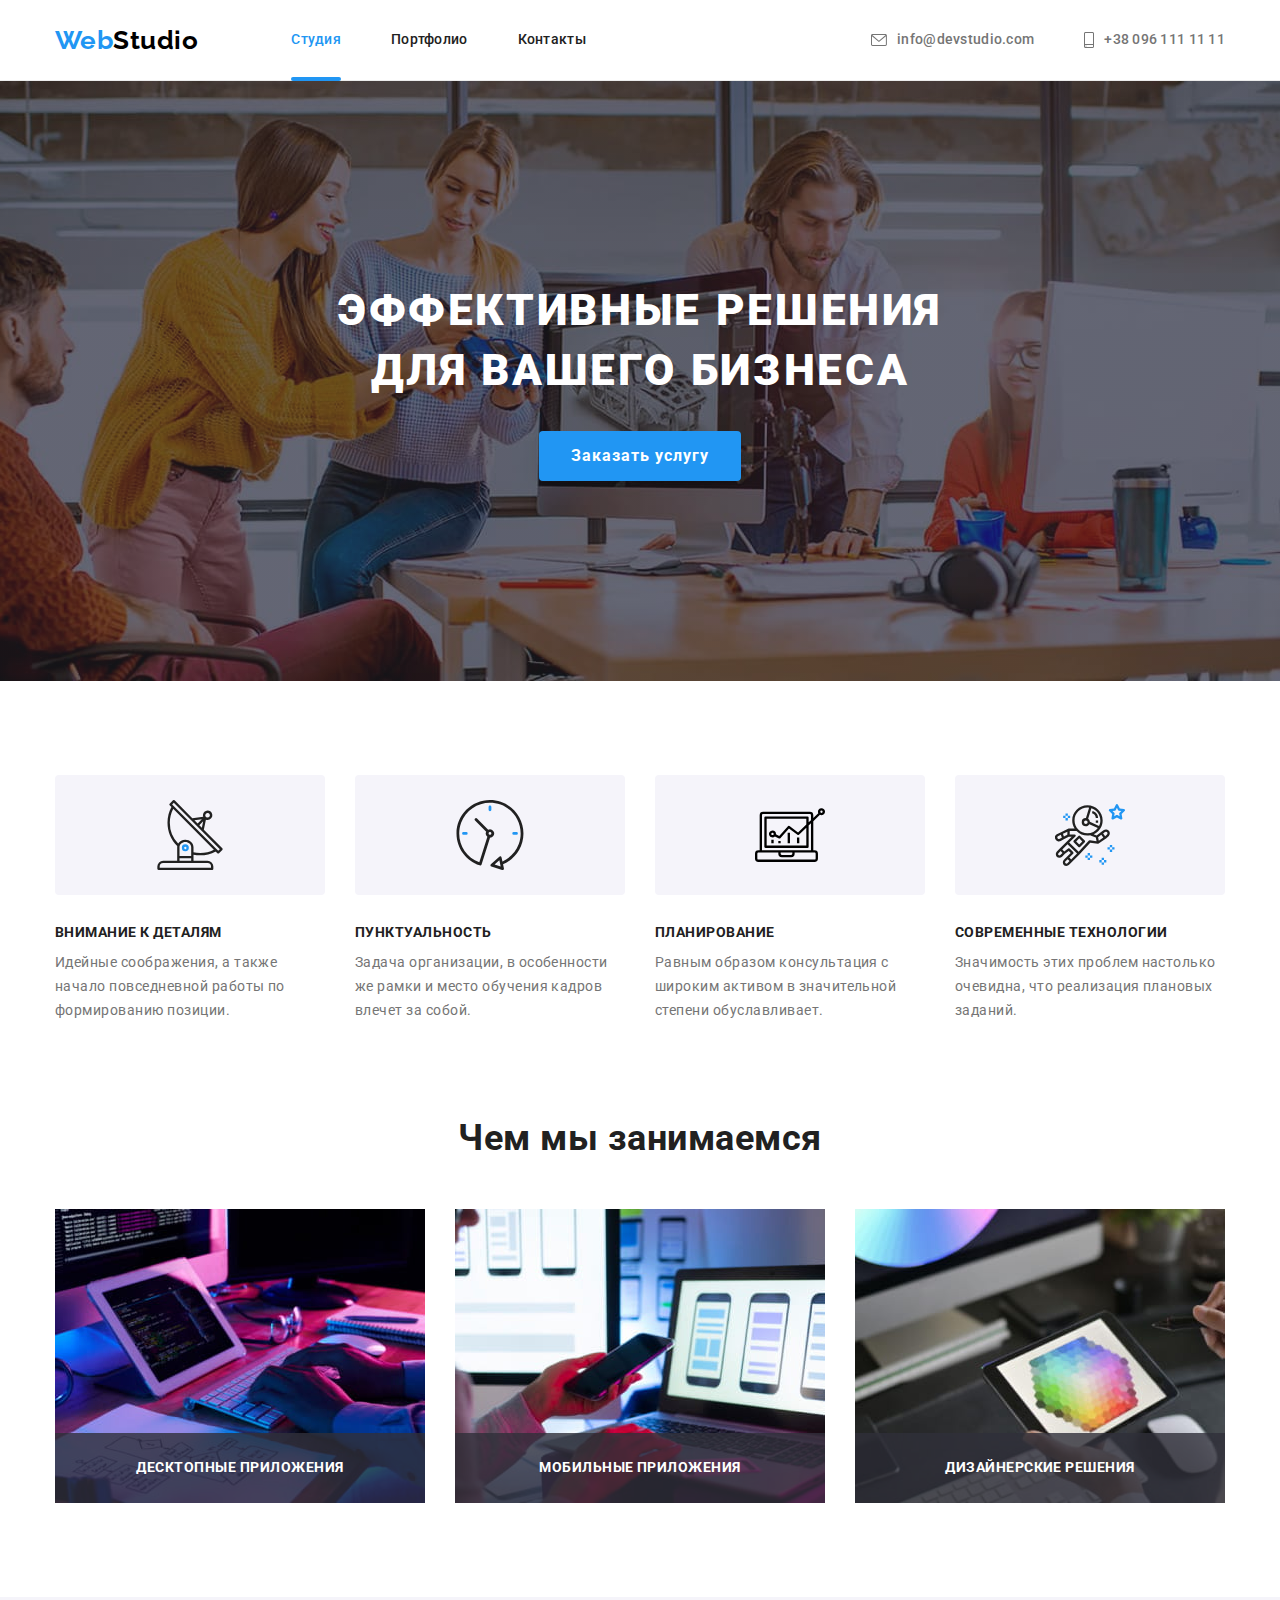
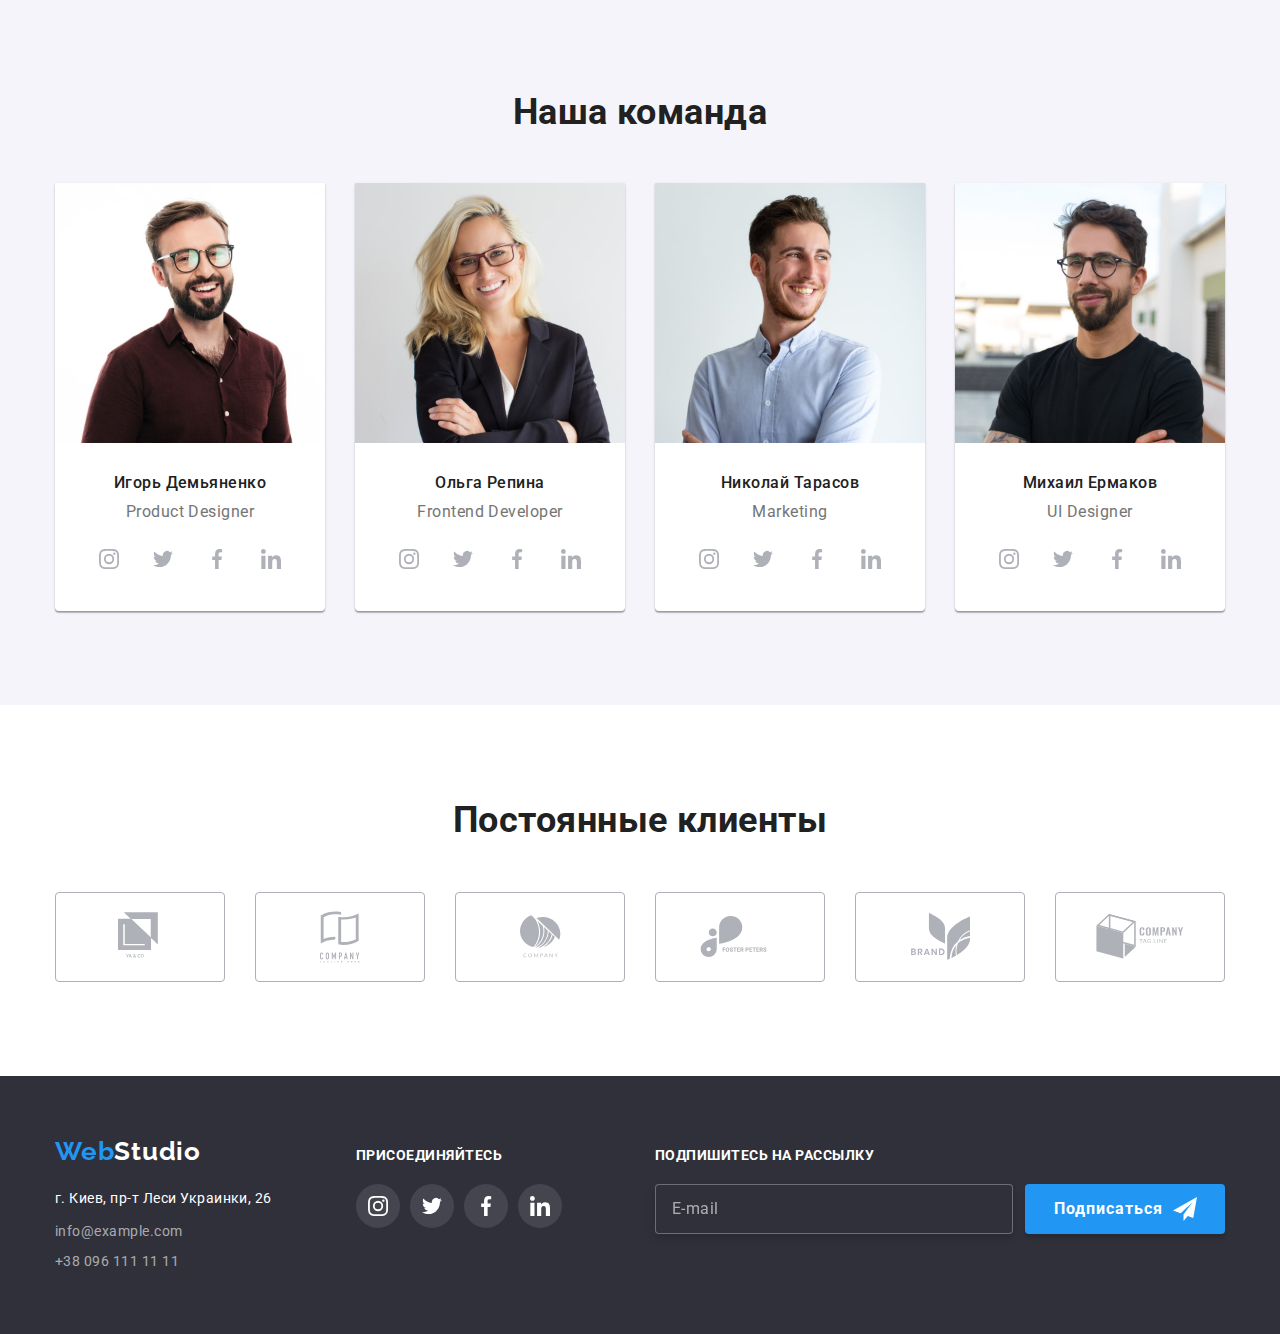
<file: index.html>
<!DOCTYPE html>
<html lang="ru">
  <head>
    <meta charset="UTF-8">
    <meta name="viewport" content="width=device-width, initial-scale=1.0">
    <title>Сайт</title>
    <link rel="stylesheet" href="https://cdnjs.cloudflare.com/ajax/libs/modern-normalize/1.0.0/modern-normalize.min.css">
    <link rel="preconnect" href="https://fonts.gstatic.com">
    <link href="https://fonts.googleapis.com/css2?family=Raleway:wght@700&family=Roboto:wght@400;500;700;900&display=swap" rel="stylesheet">
    <link rel="stylesheet" href="./css/style.css">
  </head>

  <body>

      <!-- Шапка сайта -->
    <header>
      <div class="container header">
        <nav class="nav"> 
          <a class="logo-nav" lang="en" href="./index.html"><span class="logo-web">Web</span>Studio</a>
          <ul class="nav-list list">
            <li><a class="nav-link current" href="./index.html">Студия</a></li>
            <li><a class="nav-link" href="./portfolio.html" >Портфолио</a></li>
            <li><a class="nav-link" href="#">Контакты</a></li>
          </ul>
        </nav>
        <a class="contacts-header mail" href="mailto:info@devstudio.com">
          <svg class="icon-mail" width="16" height="12">
            <use href="./images/sprite.svg#envelope"></use>
          </svg>info@devstudio.com</a> 
        <a class="contacts-header tel" href="tel:+380961111111">
          <svg class="icon-tel" width="10" height="16">
            <use href="./images/sprite.svg#smartphone"></use>
          </svg>+38 096 111 11 11</a>
      </div>
    </header>

    <main>
        <!-- Герой -->
      <section class="hero overlay">
        <div class="container">
          <h1 class="hero-title">Эффективные решения для вашего бизнеса</h1>
          <button class="hero-button" type="button" data-modal-open>Заказать услугу</button>
        </div> 
      </section>

        <!-- Особенности -->
      <section class="features">
        <div class="container">
          <h2 class="visually-hidden">Особенности</h2>
          <ul class="list features-list">
            <li>
              <div class="fetures-decoration">
                <svg class="features-icon">
                  <use href="./images/sprite.svg#antenna"></use>
                </svg>
              </div>
              <h3 class="features-title">Внимание к деталям</h3>
              <p class="features-text">Идейные соображения, а также начало повседневной работы по формированию позиции.</p>
            </li>
            <li>
              <div class="fetures-decoration">
                <svg class="features-icon">
                  <use href="./images/sprite.svg#clock"></use>
                </svg>
              </div>
              <h3 class="features-title">Пунктуальность</h3>
              <p class="features-text">Задача организации, в особенности же рамки и место обучения кадров влечет за собой.</p>
            </li>
            <li>
              <div class="fetures-decoration">
                <svg class="features-icon">
                  <use href="./images/sprite.svg#diagram"></use>
                </svg>
              </div>
              <h3 class="features-title">Планирование</h3>
              <p class="features-text">Равным образом консультация с широким активом в значительной степени обуславливает.</p>
            </li>
            <li>
              <div class="fetures-decoration">
                <svg class="features-icon">
                  <use href="./images/sprite.svg#astronaut"></use>
                </svg>
              </div>
              <h3 class="features-title">Современные технологии</h3>
              <p class="features-text">Значимость этих проблем настолько очевидна, что реализация плановых заданий.</p>
            </li>
          </ul>
        </div>
      </section>

        <!-- Чем мы занимаемся -->
      <section class="work-section">
        <div class="container">
          <h2 class="work-title">Чем мы занимаемся</h2>
          <ul class="list">
            <li>
              <img src="./images/typing1.jpg" 
              alt="Человек пишет код на компьютере за робочим столом"
              width="370"/>
              <div class="work-description">
                <p>Десктопные приложения</p>
              </div>
            </li>
            <li><img src="./images/typing2.jpg" 
              alt="Человек за компьютером разробатывает макеты сайта для отображения на телефоне"
              width="370"/>
              <div class="work-description">
                <p>Мобильные приложения</p>
              </div>
            </li>
            <li><img src="./images/typing3.jpg"
              alt="Человек работает с цветовой гаммой для графического дизайна на планшете"
              width="370"/>
              <div class="work-description">
                <p>Дизайнерские решения</p>
              </div>
            </li>
          </ul>
        </div>
      </section>

        <!-- Наша команда -->
      <section class="team">
        <div class="container">
          <h2 class="team-title">Наша команда</h2>
          <ul class="list team-members">
            <li>
              <img src="./images/portrait1.jpg" alt="Портрет Игоря Демьяненко" width="270"/>
              <div class="team-list">
                <h3 class="team-name">Игорь Демьяненко</h3>
                <p  class="team-description" lang="en">Product Designer</p>
                <ul class="list webs-list">
                  <li>
                    <a class="link-webs" href="">
                      <svg class="icons-webs">
                        <use href="./images/sprite.svg#instagram"></use>
                      </svg>
                    </a>
                  </li>
                  <li>
                    <a class="link-webs" href="">
                      <svg class="icons-webs">
                        <use href="./images/sprite.svg#twitter"></use>
                      </svg>
                    </a>
                  </li>
                  <li>
                    <a class="link-webs" href="">
                      <svg class="icons-webs">
                        <use href="./images/sprite.svg#facebook"></use>
                      </svg>
                    </a>
                  </li>
                  <li>
                    <a class="link-webs" href="">
                      <svg class="icons-webs">
                        <use href="./images/sprite.svg#linkedin"></use>
                      </svg>
                    </a>
                  </li>
                </ul>
              </div>
            </li>
            <li>
              <img src="./images/portrait2.jpg" alt="Портрет Ольги Репиноой" width="270"/>
              <div class="team-list">
                <h3 class="team-name">Ольга Репина</h3>
                <p class="team-description" lang="en">Frontend Developer</p>
                <ul class="list webs-list">
                  <li>
                    <a class="link-webs" href="">
                      <svg class="icons-webs">
                        <use href="./images/sprite.svg#instagram"></use>
                      </svg>
                    </a>
                  </li>
                  <li>
                    <a class="link-webs" href="">
                      <svg class="icons-webs">
                        <use href="./images/sprite.svg#twitter"></use>
                      </svg>
                    </a>
                  </li>
                  <li>
                    <a class="link-webs" href="">
                      <svg class="icons-webs">
                        <use href="./images/sprite.svg#facebook"></use>
                      </svg>
                    </a>
                  </li>
                  <li>
                    <a class="link-webs" href="">
                      <svg class="icons-webs">
                        <use href="./images/sprite.svg#linkedin"></use>
                      </svg>
                    </a>
                  </li>
                </ul>
              </div>
            </li>
            <li>
              <img src="./images/portrait3.jpg" alt="Портрет Николая Тарасова" width="270"/>
              <div class="team-list">
                <h3 class="team-name">Николай Тарасов</h3>
                <p class="team-description" lang="en">Marketing</p>
                <ul class="list webs-list">
                  <li>
                    <a class="link-webs" href="">
                      <svg class="icons-webs">
                        <use href="./images/sprite.svg#instagram"></use>
                      </svg>
                    </a>
                  </li>
                  <li>
                    <a class="link-webs" href="">
                      <svg class="icons-webs">
                        <use href="./images/sprite.svg#twitter"></use>
                      </svg>
                    </a>
                  </li>
                  <li>
                    <a class="link-webs" href="">
                      <svg class="icons-webs">
                        <use href="./images/sprite.svg#facebook"></use>
                      </svg>
                    </a>
                  </li>
                  <li>
                    <a class="link-webs" href="">
                      <svg class="icons-webs">
                        <use href="./images/sprite.svg#linkedin"></use>
                      </svg>
                    </a>
                  </li>
                </ul>
              </div>
            </li>
            <li>
              <img src="./images/portrait4.jpg" alt="Портрет Михаила Ермакова" width="270"/>
              <div class="team-list">
                <h3 class="team-name">Михаил Ермаков</h3>
                <p class="team-description" lang="en">UI Designer</p>
                <ul class="list webs-list">
                  <li>
                    <a class="link-webs" href="">
                      <svg class="icons-webs">
                        <use href="./images/sprite.svg#instagram"></use>
                      </svg>
                    </a>
                  </li>
                  <li>
                    <a class="link-webs" href="">
                      <svg class="icons-webs">
                        <use href="./images/sprite.svg#twitter"></use>
                      </svg>
                    </a>
                  </li>
                  <li>
                    <a class="link-webs" href="">
                      <svg class="icons-webs">
                        <use href="./images/sprite.svg#facebook"></use>
                      </svg>
                    </a>
                  </li>
                  <li>
                    <a class="link-webs" href="">
                      <svg class="icons-webs">
                        <use href="./images/sprite.svg#linkedin"></use>
                      </svg>
                    </a>
                  </li>
                </ul>
              </div>
            </li>
          </ul>
        </div>
      </section>

        <!-- Постоянные клиенты -->
      <section class="clients">
        <div class="container">
          <h2 class="clients-title">Постоянные клиенты</h2>
          <ul class="list clients-list">
            <li>
              <a class="client-link" href="" >
                <svg class="client-icon" width="44" height="49">
                  <use href="./images/sprite.svg#logo-1"></use>
                </svg>
              </a>
            </li>
            <li><a class="client-link" href="" >
              <svg class="client-icon" width="40" height="52">
                <use href="./images/sprite.svg#logo-2"></use>
              </svg>
            </a></li>
            <li><a class="client-link" href="" >
              <svg class="client-icon" width="41" height="43">
                <use href="./images/sprite.svg#logo-3"></use>
              </svg>
            </a></li>
            <li><a class="client-link" href="" >
              <svg class="client-icon" width="80" height="42">
                <use href="./images/sprite.svg#logo-4"></use>
              </svg>
            </a></li>
            <li><a class="client-link" href="" >
              <svg class="client-icon" width="59" height="47">
                <use href="./images/sprite.svg#logo-5"></use>
              </svg>
            </a></li>
            <li><a class="client-link" href="" >
              <svg class="client-icon" width="88" height="45">
                <use href="./images/sprite.svg#logo-6"></use>
              </svg>
            </a></li>
          </ul>
        </div>
      </section>
    </main>

      <!-- Футер -->
    <footer class="footer">
      <div class="container">
        <div class="footer-wrapper">
          <div class="footer-column">
            <a class="logo-footer" lang="en" href="./index.html"><span class="logo-web">Web</span>Studio</a>
            <address class="address-footer">
              <div>
                <div><span class="home-address">г. Киев, пр-т Леси Украинки, 26</span> <br /></div>
                <div class="mail"><a class="link-footer" href="mailto:info@example.com">info@example.com</a> <br /></div>
                <div><a class="link-footer" href="tel:+380991111111">+38 096 111 11 11</a></div>
              </div>
            </address>
          </div>
          <div class="footer-our-links">
            <p class="foter-text">присоединяйтесь</p>
            <ul class="list footer-webs">
              <li>
                <a class="footer-links" href="">
                  <svg class="footer-icons">
                    <use href="./images/sprite.svg#instagram"></use>
                  </svg>
                </a>
              </li>
              <li>
                <a class="footer-links" href="">
                  <svg class="footer-icons">
                    <use href="./images/sprite.svg#twitter"></use>
                  </svg>
                </a>
              </li>
              <li>
                <a class="footer-links" href="">
                  <svg class="footer-icons">
                    <use href="./images/sprite.svg#facebook"></use>
                  </svg>
                </a>
              </li>
              <li>
                <a class="footer-links" href="">
                  <svg class="footer-icons">
                    <use href="./images/sprite.svg#linkedin"></use>
                  </svg>
                </a>
              </li>
            </ul>
          </div>
          <div>
            <p class="subscribe-text">Подпишитесь на рассылку</p>
            <form autocomplete="off" class="subscribe-form">
              <input class="subscribe-input" type="email" name="mail" placeholder="E-mail">
              <button class="subscribe-button" type="submit">Подписаться</button>
            </form>
          </div>
        </div>
      </div>
    </footer>

    <!-- Модальное окно -->
    <div class="backdrop is-hidden" data-modal>
      <div class="modal">
        <button class="close-button" type="button" data-modal-close>
          <svg class="close-sign" height="11" width="11">
            <use href="./images/sprite.svg#close"></use>
          </svg>
        </button>
        <p class="form-name">Оставьте свои данные, мы вам перезвоним</p>
        <form autocomplete="off">
          <div class="field username">
            <div class="field-holder">
              <label>
                <span class="form-element">Имя</span>
                <input type="text" name="name" class="input" placeholder=" ">
                <svg class="form-svg" width="18" height="18">
                  <use href="./images/sprite.svg#username"></use>
                </svg>
              </label>
            </div>
          </div>
          <div class="field usertel">
            <div class="field-holder">
              <label>
                <span class="form-element">Телефон</span>
                <input type="tel" name="tel" class="input" placeholder=" ">
                <svg class="form-svg" width="18" height="18">
                  <use href="./images/sprite.svg#userphone"></use>
                </svg>
              </label>
            </div>
          </div>
          <div class="field usermail">
            <div class="field-holder">
              <label>
                <span class="form-element">Почта</span>
                <input type="email" name="mail" class="input" placeholder=" ">
                <svg class="form-svg" width="18" height="18">
                  <use href="./images/sprite.svg#usermail"></use>
                </svg>
              </label>
            </div>
          </div>
          <div class="comment">
            <div class="form-element">
              <label for="comment">Комментарий</label>
            </div>
            <textarea class="input" name="comment" id="comment" placeholder="Введите текст"></textarea>
          </div>
          <div class="checkbox">
              <input id="checkbox" type="checkbox" name="agree" class="visually-hidden old-checkbox">
              <label for="checkbox" class="label">
                <span class="checkbox-text">Соглашаюсь с рассылкой и принимаю <a class="checkbox-accent" href="#">Условия договора</a></span> 
              </label>
          </div>
          <button class="submit-button" type="submit">Отправить</button>
        </form>

      </div>
    </div>
    
    <script src="./js/modal.js"></script>
  </body>
</html>
</file>
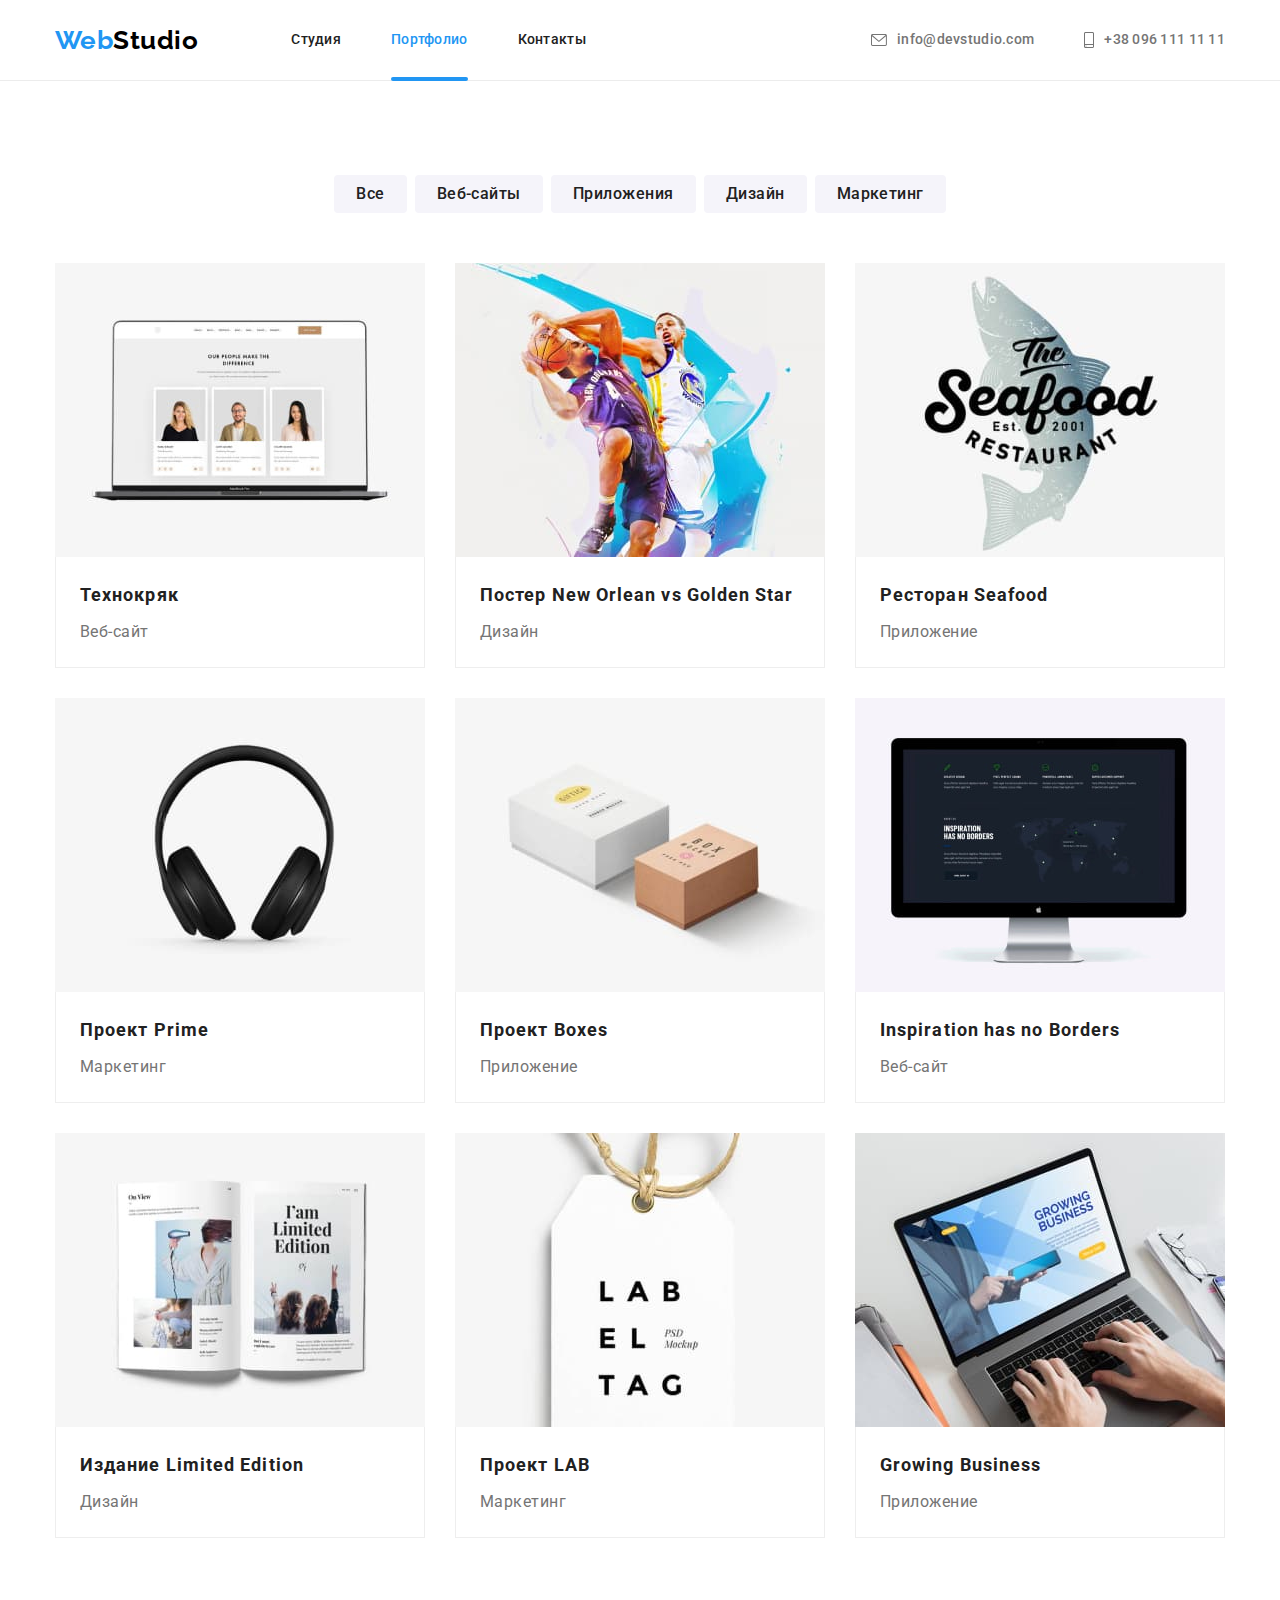
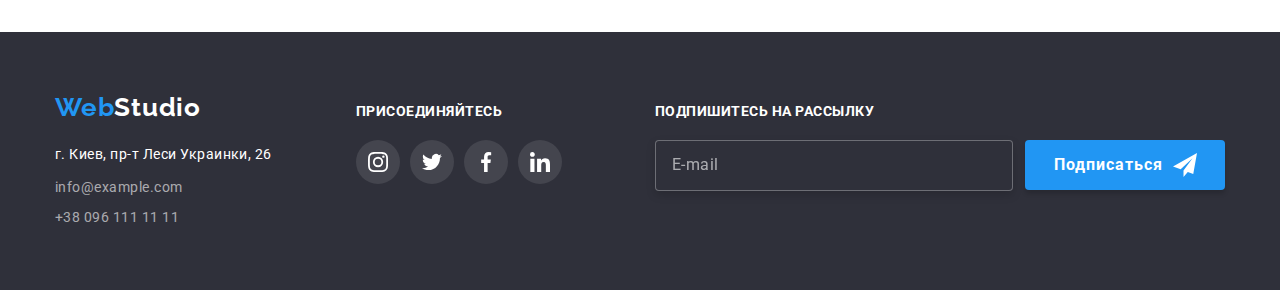
<file: portfolio.html>
<!DOCTYPE html>
<html lang="ru">
  <head>
    <meta charset="UTF-8">
    <meta name="viewport" content="width=device-width, initial-scale=1.0">
    <title>Сайт</title>
    <link rel="stylesheet" href="https://cdnjs.cloudflare.com/ajax/libs/modern-normalize/1.0.0/modern-normalize.min.css">
    <link rel="preconnect" href="https://fonts.gstatic.com">
    <link href="https://fonts.googleapis.com/css2?family=Raleway:wght@700&family=Roboto:wght@400;500;700;900&display=swap" rel="stylesheet">
    <link rel="stylesheet" href="./css/style.css">
  </head>

  <body>

      <!-- Шапка сайта -->
    <header>
      <div class="container header">
        <nav class="nav"> 
          <a class="logo-nav" lang="en" href="./index.html"><span class="logo-web">Web</span>Studio</a>
          <ul class="nav-list list">
            <li><a class="nav-link" href="./index.html">Студия</a></li>
            <li><a class="nav-link current" href="./portfolio.html" >Портфолио</a></li>
            <li><a class="nav-link" href="#">Контакты</a></li>
          </ul>
        </nav>
        <a class="contacts-header mail" href="mailto:info@devstudio.com">
          <svg class="icon-mail" width="16" height="12">
            <use href="./images/sprite.svg#envelope"></use>
          </svg>info@devstudio.com</a> 
        <a class="contacts-header tel" href="tel:+380961111111">
          <svg class="icon-tel" width="10" height="16">
            <use href="./images/sprite.svg#smartphone"></use>
          </svg>+38 096 111 11 11</a>
      </div>
    </header>

    <main>
        <!-- Портфолио -->
      <section class="portfolio">
        <div class="container">
          <h1 class="visually-hidden">Портфолио</h1>
          <ul class="list buttons-list">
            <li><button class="button" type="button">Все</button></li>
            <li><button class="button" type="button">Веб-сайты</button></li>
            <li><button class="button" type="button">Приложения</button></li>
            <li><button class="button" type="button">Дизайн</button></li>
            <li><button class="button" type="button">Маркетинг</button></li>
          </ul>
          <ul class="list portfolio-list">
            <li>
              <a class="portfolio-link" href="#">
                <div class="portfolio-img">
                  <img src="./images/portfolio1.jpg" alt="Ноутбук с открытой страницей в браузере" width="370">
                  <div class="portfolio-hidden">
                    <p >Технокряк это современная площадка распространения коронавируса. Компании используют эту платформу для цифрового шпионажа и атак на защищённые сервера конкурентов.</p>
                  </div>
                </div>
                <div class="description-portfolio">
                  <h2 class="portfolio-title">Технокряк</h2>
                  <p class="portfolio-text">Веб-сайт</p>
                </div>
                
              </a>
            </li>
            <li>
              <a class="portfolio-link" href="#">
                <div class="portfolio-img">
                  <img src="./images/portfolio2.jpg" alt="Два баскетболиста с мячом в момент игры" width="370">
                  <div class="portfolio-hidden">
                    <p >Технокряк это современная площадка распространения коронавируса. Компании используют эту платформу для цифрового шпионажа и атак на защищённые сервера конкурентов.</p>
                  </div>
                </div>
                <div class="description-portfolio">
                  <h2 class="portfolio-title">Постер New Orlean vs Golden Star</h2>
                  <p class="portfolio-text">Дизайн</p>
                </div>
              </a>
            </li>
            <li>
              <a class="portfolio-link" href="#">
                <div class="portfolio-img">
                  <img src="./images/portfolio3.jpg" alt="Логотип ресторана с изображением рыбы и названия" width="370">
                  <div class="portfolio-hidden">
                    <p >Технокряк это современная площадка распространения коронавируса. Компании используют эту платформу для цифрового шпионажа и атак на защищённые сервера конкурентов.</p>
                  </div>
                </div>
                <div class="description-portfolio">
                  <h2 class="portfolio-title">Ресторан Seafood</h2>
                  <p class="portfolio-text">Приложение</p>
                </div>
            </a>
            </li>
            <li>
              <a class="portfolio-link" href="#">
                <div class="portfolio-img">
                  <img src="./images/portfolio4.jpg" alt="Чёрные наушники" width="370">
                  <div class="portfolio-hidden">
                    <p >Технокряк это современная площадка распространения коронавируса. Компании используют эту платформу для цифрового шпионажа и атак на защищённые сервера конкурентов.</p>
                  </div>
                </div>
                <div class="description-portfolio">
                  <h2 class="portfolio-title">Проект Prime</h2>
                  <p class="portfolio-text">Маркетинг</p>
                </div>
              </a>
            </li>
            <li>
              <a class="portfolio-link" href="#">
                <div class="portfolio-img">
                  <img src="./images/portfolio5.jpg" alt="Белая и розовая коробки" width="370">
                  <div class="portfolio-hidden">
                    <p >Технокряк это современная площадка распространения коронавируса. Компании используют эту платформу для цифрового шпионажа и атак на защищённые сервера конкурентов.</p>
                  </div>
                </div>
                <div class="description-portfolio">
                  <h2 class="portfolio-title">Проект Boxes</h2>
                  <p class="portfolio-text">Приложение</p>
                </div>
              </a>
            </li>
            <li>
              <a class="portfolio-link" href="#">
                <div class="portfolio-img">
                  <img src="./images/portfolio6.jpg" alt="Монитор с изображением карты мира" width="370">
                  <div class="portfolio-hidden">
                    <p >Технокряк это современная площадка распространения коронавируса. Компании используют эту платформу для цифрового шпионажа и атак на защищённые сервера конкурентов.</p>
                  </div>
                </div>
                <div class="description-portfolio">
                  <h2 class="portfolio-title">Inspiration has no Borders</h2>
                  <p class="portfolio-text">Веб-сайт</p>
                </div>
              </a>
            </li>
            <li>
              <a class="portfolio-link" href="#">
                <div class="portfolio-img">
                  <img src="./images/portfolio7.jpg" alt="Открытый журнал с текстом и фотографиями" width="370">
                  <div class="portfolio-hidden">
                    <p >Технокряк это современная площадка распространения коронавируса. Компании используют эту платформу для цифрового шпионажа и атак на защищённые сервера конкурентов.</p>
                  </div>
                </div>
                <div class="description-portfolio">
                  <h2 class="portfolio-title">Издание Limited Edition</h2>
                  <p class="portfolio-text">Дизайн</p>
                </div>
              </a>
            </li>
            <li>
              <a class="portfolio-link" href="#">
                <div class="portfolio-img">
                  <img src="./images/portfolio8.jpg" alt="Бирка с надписью" width="370">
                  <div class="portfolio-hidden">
                    <p >Технокряк это современная площадка распространения коронавируса. Компании используют эту платформу для цифрового шпионажа и атак на защищённые сервера конкурентов.</p>
                  </div>
                </div>
                <div class="description-portfolio">
                  <h2 class="portfolio-title">Проект LAB</h2>
                  <p class="portfolio-text">Маркетинг</p>
                </div>
              </a>
            </li>
            <li>
              <a class="portfolio-link" href="#">
                <div class="portfolio-img">
                  <img src="./images/portfolio9.jpg" alt="Человек печатает на клавиатуре ноутбука" width="370">
                  <div class="portfolio-hidden">
                    <p >Технокряк это современная площадка распространения коронавируса. Компании используют эту платформу для цифрового шпионажа и атак на защищённые сервера конкурентов.</p>
                  </div>
                </div>
                <div class="description-portfolio">
                  <h2 class="portfolio-title">Growing Business</h2>
                  <p class="portfolio-text">Приложение</p>
                </div>
              </a>
            </li>
          </ul>
        </div>
      </section>

    </main>

    <!-- Футер -->
    <footer class="footer">
      <div class="container">
        <div class="footer-wrapper">
          <div class="footer-column">
            <a class="logo-footer" lang="en" href="./index.html"><span class="logo-web">Web</span>Studio</a>
            <address class="address-footer">
              <div>
                <div><span class="home-address">г. Киев, пр-т Леси Украинки, 26</span> <br /></div>
                <div class="mail"><a class="link-footer" href="mailto:info@example.com">info@example.com</a> <br /></div>
                <div><a class="link-footer" href="tel:+380991111111">+38 096 111 11 11</a></div>
              </div>
            </address>
          </div>
          <div class="footer-our-links">
            <p class="foter-text">присоединяйтесь</p>
            <ul class="list footer-webs">
              <li>
                <a class="footer-links" href="">
                  <svg class="footer-icons">
                    <use href="./images/sprite.svg#instagram"></use>
                  </svg>
                </a>
              </li>
              <li>
                <a class="footer-links" href="">
                  <svg class="footer-icons">
                    <use href="./images/sprite.svg#twitter"></use>
                  </svg>
                </a>
              </li>
              <li>
                <a class="footer-links" href="">
                  <svg class="footer-icons">
                    <use href="./images/sprite.svg#facebook"></use>
                  </svg>
                </a>
              </li>
              <li>
                <a class="footer-links" href="">
                  <svg class="footer-icons">
                    <use href="./images/sprite.svg#linkedin"></use>
                  </svg>
                </a>
              </li>
            </ul>
          </div>
          <div>
            <p class="subscribe-text">Подпишитесь на рассылку</p>
            <form class="subscribe-form">
              <input class="subscribe-input" type="email" name="mail" placeholder="E-mail">
              <button class="subscribe-button" type="submit">Подписаться</button>
            </form>
          </div>
        </div>
      </div>
    </footer>

  </body>
</html>
</file>
<file: css/style.css>
html {
  box-sizing: border-box;
}

*,
*::before,
*::after {
  box-sizing: inherit;
}

:root {
  --main-text-color: #757575;
  --secondary-text-color: #212121;
  --accent-color: #2196F3;
  --primary-white-color: #ffffff;
  --dark-bg-color: #2F303A;
  --middle-bg-color: #F5F4FA;
  --header-border-bottom-color: #ECECEC;
  --gradient-bg-color: rgba(47, 48, 58, 0.4);
  --hero-bg-color: rgba(47, 48, 58, 0.4);
  --icon-bacground: #F5F4FA;
  --icon-main-color: #AFB1B8;
  --main-font-weight: 700;
  --secondary-font-weight: 400;
}

body {
  margin: 0;
  font-weight: var(--main-font-weight);
  background-color: var(--primary-white-color);
  color: var(--main-text-color);
  font-family: 'Roboto', sans-serif;
  line-height: 1.19;
  letter-spacing: 0.03em;
}

a {
  text-decoration: none;
}

.list {
  list-style-type: none;
  padding-left: 0;
  margin-top: 0;
  margin-bottom: 0; 
}

p,
h1,
h2,
h3 {
  margin-top: 0;
  margin-bottom: 0;
}

img {
  display: block;
}

.container {
  width: 1200px;
  padding-left: 15px;
  padding-right: 15px;
  margin: 0 auto;
}
 
/* Header */
.nav,
.container.header {
  display: flex;
  align-items: center;
}

header {
  border-bottom: 1px solid var(--header-border-bottom-color);
}

.logo-nav {
  font-family: 'Raleway', sans-serif;
  color: #000000;
  font-size: 26px;
  /*text-shadow: 0px 4px 4px rgba(0, 0, 0, 0.25);*/
  margin-right: 93px; 
}

.logo-web {
  color: var(--accent-color);
}

.nav-link {
  position: relative;
  color: var(--secondary-text-color);
  font-weight: 500;
  font-size: 14px;
  line-height: 1.14;
  letter-spacing: 0.02em;
  display: block;
  padding: 32px 0;

  transition-duration: 250ms;
  transition-timing-function: cubic-bezier(0.4, 0, 0.2, 1);
}

.nav-link::after {
  position: absolute;
  bottom: -1px;
  right: 0;
  content: "";
  display: block;
  width: 100%;
  height: 4px;
  background: var(--accent-color);
  border-radius: 2px;
  opacity: 0;
  transition-duration: 250ms;
  transition-timing-function: cubic-bezier(0.4, 0, 0.2, 1);
}

.nav-list li:not(:last-child) {
  margin-right: 50px;
}

.nav-link:hover,
.nav-link:focus {
  color: var(--accent-color);
  outline: none;
}

.nav-link.current {
  color: var(--accent-color);
}

.nav-link.current::after {
  opacity: 1;
}

.nav-list {
  display: flex;
}

.contacts-header.mail{
  margin-right: 50px;
  margin-left: auto;
}

.contacts-header {
  font-style: normal;
  font-weight: 500;
  font-size: 14px;
  line-height: 1.14;
  letter-spacing: 0.02em;
  color: inherit;
  display: flex;
  align-items: center;
  padding: 32px 0;
  fill:var(--main-text-color);

  transition-duration: 250ms;
  transition-timing-function: cubic-bezier(0.4, 0, 0.2, 1);
}

.contacts-header:hover,
.contacts-header:focus,
.contacts-header:active {
  color: var(--accent-color);
  outline: none;
  fill: var(--accent-color);
}

.icon-mail,
.icon-tel {
  margin-right: 10px;
}

/* Hero */

.hero {
  text-align: center;
  padding-top: 200px;
  padding-bottom: 200px;
}

.hero-title {
  width: 696px;
  margin: 0 auto 30px;
  color: var(--primary-white-color);
  font-weight: 900;
  font-size: 44px;
  line-height: 1.36;
  letter-spacing: 0.06em;
  text-transform: uppercase;
}

.hero-button {
  display: inline-block;
  padding: 10px 32px;
  min-width: 200px;
  border-radius: 4px;
  font-family: inherit;
  border-style: none;

  color: var(--primary-white-color);
  background: var(--accent-color);
  box-shadow: 0px 4px 4px rgba(0, 0, 0, 0.15);
  
  font-size: 16px;
  font-weight: var(--main-font-weight);
  line-height: 1.88;
  letter-spacing: 0.06em;
  cursor: pointer;
  outline: transparent;
}

/* Overlay hero */
.overlay {
  height: 600px;
  max-width: 1600px;
  margin-left: auto;
  margin-right: auto;
  background-color: var(--hero-bg-color);
  background-image: linear-gradient( 
    to right, 
    var(--gradient-bg-color), 
    var(--gradient-bg-color) 
  ),
  url(../images/hero-background.jpg);
  background-repeat: no-repeat;
  background-position: center;
  background-size: cover;
}

/* Features section*/
.visually-hidden {
  position: absolute;
  clip: rect(0 0 0 0);
  width: 1px;
  height: 1px;
  margin: -1px;
}
.features {
  padding-top: 94px;
  padding-bottom: 94px;
}

.features-list {
  display: flex;
  align-items: center;
}

.features-list li {
  width: 270px;
  flex-basis: calc(100%/8-30px);
  margin-right: 30px;
}

.features-list li:nth-child(4n) {
  margin-right: 0;
}

.features-title {
  color: var(--secondary-text-color);
  font-size: 14px;
  line-height: 1.14;
  text-transform: uppercase;
  margin-bottom: 10px;
}

.features-text {
  font-weight: var(--secondary-font-weight);
  font-size: 14px;
  line-height: 1.71;
}

.fetures-decoration {
  width: 270px;
  height: 120px;
  background: var(--icon-bacground);
  border-radius: 4px;
  display: flex;
  justify-content: center;
  align-items: center;
  margin-bottom: 30px;
}

.features-icon { 
  width: 70px;
}

/* Work section*/
.work-section {
  padding-bottom: 94px;
}

.work-title {
  color: var(--secondary-text-color);
  font-size: 36px;
  line-height: 1.17;
  text-align: center;
  margin-bottom: 50px;
}

.work-section .list {
  display: flex;
  align-items: center;
}

.work-section li {
  width: 370px;
  margin-right: 30px;
  position: relative;
}
 
.work-section li:nth-child(3n) {
  margin-right: 0;
}

.work-description {
  position: absolute;
  bottom: 0;
  right: 0;
  height: 70px;
  width: 100%;
  background: rgba(47, 48, 58, 0.8);
  text-align: center;
  padding-top: 27px;
  padding-bottom: 27px;
}

.work-description>p {
  font-style: normal;
  font-size: 14px;
  line-height: 1.14;
  text-transform: uppercase;
  color: var(--primary-white-color); 
}

/* Team section */
.team {
  background-color: var(--middle-bg-color);
  padding-top: 94px;
  padding-bottom: 94px;
}

.team-title {
  color: var(--secondary-text-color);
  font-size: 36px;
  line-height: 1.17;
  text-align: center;
  margin-bottom: 50px;
}

.team-name {
  color: var(--secondary-text-color);
  font-weight: 500;
  font-size: 16px;
  margin-bottom: 10px;
}

.team-description {
  font-weight: var(--secondary-font-weight);
  font-size: 16px;
  margin-bottom: 16px;
}

.team .list {
  display: flex;
  align-items: center;
}
 .team-list {
  padding: 30px 32px;
  text-align: center;
 }

.team-members>li {
  width: 270px;
  margin-right: 30px;
  background-color: var(--primary-white-color);
  border-radius: 0px 0px 4px 4px;
  box-shadow: 0px 1px 3px rgba(0, 0, 0, 0.12), 0px 1px 1px rgba(0, 0, 0, 0.14), 0px 2px 1px rgba(0, 0, 0, 0.2);
}

.team li:nth-child(4n) {
  margin-right: 0;
}

.webs-list {
  display: flex;
}

.link-webs {
  display: flex;
  align-items: center;
  justify-content: center;
  width: 44px;
  height: 44px;
  border: none;
  border-radius: 50%;
  color: var(--icon-main-color);

  transition-duration: 250ms;
  transition-timing-function: cubic-bezier(0.4, 0, 0.2, 1);
}

.icons-webs {
  width: 20px;
  height: 20px;
  fill: currentColor;
}

.link-webs:hover,
.link-webs:focus {
  background: var(--accent-color);
  color: var(--primary-white-color);
  outline: none;
}

.webs-list>li:not(:last-child) {
  margin-right: 10px;
}

/* Clients */
.clients {
  padding-top: 94px;
  padding-bottom: 94px;
}

.clients-title {
  font-size: 36px;
  line-height: 1,17;
  text-align: center;
  color: var(--secondary-text-color);
  margin-bottom: 50px;
}

.clients-list {
  display: flex;
  justify-content: center;
}

.clients-list>li:not(:last-child) {
  margin-right: 30px;
}
.client-icon {
  display: flex;
  justify-content: center;
  text-align: center;
  fill:currentColor;
}

.client-link {
  display: inline-flex;
  align-items: center;
  justify-content: center;
  width: 170px;
  height: 90px;
  border: 1px solid var(--icon-main-color);
  box-sizing: border-box;
  border-radius: 4px;
  color: var(--icon-main-color);

  transition-duration: 250ms;
  transition-timing-function: cubic-bezier(0.4, 0, 0.2, 1);
}

.client-link:hover,
.client-link:focus {
  outline: none;
  border: 1px solid var(--accent-color);
  color: var(--accent-color);
}

/* Footer */
.footer {
  background-color: var(--dark-bg-color);
  padding-top: 60px;
  padding-bottom: 60px;
}

.footer-wrapper {
  display: flex;
  align-items: baseline;
}

.logo-footer {
  font-family: 'Raleway', sans-serif;
  color: var(--primary-white-color);
  font-size: 26px;
  letter-spacing: 0.03em;
  display: inline-block;
  margin-bottom: 20px;
} 

.address-footer {
  font-weight: var(--secondary-font-weight);
  font-size: 14px;
  line-height: 1.71;
  font-style: normal;
  width: 231px;
}

.footer-column {
  margin-right: 70px;
}

.footer-our-links {
  margin-right: 93px;
}

.foter-text {
  font-size: 14px;
  line-height: 1,14;
  text-transform: uppercase;
  color: var(--primary-white-color);
  margin-bottom: 20px;
}

.footer-links {
  display: flex;
  align-items: center;
  justify-content: center;
  width: 44px;
  height: 44px;
  background: rgba(255, 255, 255, 0.1);
  border-radius: 50%;
  color: var(--primary-white-color);

  transition-duration: 250ms;
  transition-timing-function: cubic-bezier(0.4, 0, 0.2, 1);
}

.footer-links:hover,
.footer-links:focus {
  background: var(--accent-color);
  outline: none;
} 

.footer-webs>li:not(:last-child) {
  margin-right: 10px;
}

.footer-icons {
  width: 20px;
  height: 20px;
  fill: currentColor;
}

.home-address {
  color: var(--primary-white-color);
  margin-bottom: 9px;
}

.link-footer {
  color: rgba(255, 255, 255, 0.6);
}

.mail .link-footer,
.home-address {
  display: inline-block;
  margin-bottom: 9px; 
}

.link-footer {
  height: 21px;
}

.footer-webs {
  display: flex;
}

.subscribe-text {
  margin-bottom: 20px;
  font-style: normal;
  font-size: 14px;
  line-height: 1.14;
  text-transform: uppercase;
  color: var(--primary-white-color);
}

.subscribe-input {
  width: 358px;
  padding: 15px 16px;
  border: 1px solid rgba(255, 255, 255, 0.3);
  box-sizing: border-box;
  filter: drop-shadow(0px 4px 4px rgba(0, 0, 0, 0.15));
  border-radius: 4px;
  background: var(--dark-bg-color);
  margin-right: 12px;
  outline: none;
  color: rgba(255, 255, 255, 0.6);
}

.subscribe-input::placeholder {
  font-style: normal;
  font-weight: var(--secondary-font-weight);
  font-size: 16px;
  line-height: 1.25;
  letter-spacing: 0.03em;
  color: rgba(255, 255, 255, 0.6);
}

.subscribe-form {
  display: flex;
}

.subscribe-button {
  display: flex;
  align-items: center;
  justify-content: center;
  min-width: 200px;
  height: 50px;
  padding: 10px 28px 10px 29px;
  background: var(--accent-color);
  box-shadow: 0px 4px 4px rgba(0, 0, 0, 0.15);
  border-radius: 4px;
  border-style: none;
  cursor: pointer;
  outline: transparent;
  
  font-family: inherit;
  font-style: normal;
  font-weight: var(--main-font-weight);
  font-size: 16px;
  line-height: 1.87;
  letter-spacing: 0.06em;
  color: var(--primary-white-color);
}

.subscribe-button::after {
  display: inline-block;
  content: "";
  margin-left: 10px;
  width: 24px;
  height: 24px;
  background-image: url(../images/send.svg);
  background-repeat: no-repeat;
  background-position: center;
  background-size: cover;
}

/* Portfolio page */
/* Buttons */
.portfolio {
  padding-top: 94px;
  padding-bottom: 94px;
}

.button {
  color: var(--secondary-text-color);
  background-color: var(--middle-bg-color);
  font-weight: 500;
  font-size: 16px;
  line-height: 1.63;
  letter-spacing: 0.03em;
  text-align: center;
  display: inline-block;
  border-style: none;
  border-radius: 4px;
  padding: 6px 22px;
  cursor: pointer;
  outline: transparent;

  transition-duration: 250ms;
  transition-timing-function: cubic-bezier(0.4, 0, 0.2, 1);
}

.buttons-list>li:not(:last-child) {
  margin-right: 8px;
}

.button:hover,
.button:focus {
  color: var(--primary-white-color);
  background-color: var(--accent-color);
  box-shadow: 0px 3px 1px rgba(0, 0, 0, 0.1), 0px 1px 2px rgba(0, 0, 0, 0.08), 0px 2px 2px rgba(0, 0, 0, 0.12);
}

.portfolio .buttons-list {
  display: flex;
  margin: 0 auto 50px;
  justify-content: center;
}

.portfolio-list {
  display: flex;
  flex-wrap: wrap;
}

.portfolio-list li {
  width: 370px;
  margin-right: 30px;
  margin-bottom: 30px;
}

.portfolio-list li:nth-child(3n) {
  margin-right: 0;
}

.portfolio-list li:nth-last-child(-n + 3) {
  margin-bottom: 0;
}

.portfolio-title {
  color: var(--secondary-text-color);
  font-size: 18px;
  line-height: 2;
  letter-spacing: 0.06em;
  margin-bottom: 4px;
}

.portfolio-text {
  font-weight: var(--secondary-font-weight);
  font-size: 16px;
  line-height: 1.88;
  color: var(--main-text-color);
}

.description-portfolio {
  padding: 20px 24px;
  border-right: 1px solid #EEEEEE;
  border-bottom: 1px solid #EEEEEE;
  border-left: 1px solid #EEEEEE;
}

.portfolio-link {
  display: inline-block;
  transition-duration: 250ms;
  transition-timing-function: cubic-bezier(0.4, 0, 0.2, 1);
}

.portfolio-link:hover,
.portfolio-link:focus {
  outline: none;
  box-shadow: 0px 1px 1px rgba(0, 0, 0, 0.12), 0px 4px 4px rgba(0, 0, 0, 0.06), 1px 4px 6px rgba(0, 0, 0, 0.16);
}

.portfolio-img {
  position: relative;
  overflow: hidden;
}

.portfolio-hidden {
  position: absolute;
  top: 100%;
  left: 0;
  width: 100%;
  height: 100%;
  background: rgba(33, 150, 243, 0.9);
  padding: 63px 24px;
  transform: translatey(0);
  transition: transform 250ms cubic-bezier(0.4, 0, 0.2, 1);
}

.portfolio-hidden>p {
  font-style: normal;
  font-weight: var(--secondary-font-weight);
  font-size: 18px;
  line-height: 1.56;
  color: var(--primary-white-color);
}

.portfolio-link:hover .portfolio-hidden,
.portfolio-link:focus .portfolio-hidden {
  transform: translatey(-100%);
}

/*Модальное окно*/

.backdrop {
  position: fixed;
  top: 0;
  left: 0;
  width: 100%;
  height: 100%;
  background: rgba(0, 0, 0, 0.2);

  transition-property: opacity;
  transition-duration: 400ms;
  transition-timing-function: linear;
}

.backdrop.is-hidden{
  opacity: 0;
  pointer-events: none;
}

.modal {
  padding: 40px;
  position: absolute;
  top: 50%;
  left: 50%;
  transform: translate(-50%, -50%);

  min-width: 528px;
  min-height: 581px;
  background: var(--primary-white-color);
  box-shadow: 0px 1px 3px rgba(0, 0, 0, 0.12), 0px 1px 1px rgba(0, 0, 0, 0.14), 0px 2px 1px rgba(0, 0, 0, 0.2);
  border-radius: 4px;
}

.close-button {
  position: absolute;
  top: 8px;
  right: 8px;
  display: flex;
  align-items: center;
  justify-content: center;
  width: 30px;
  height: 30px;
  padding: 0;
  background: var(--primary-white-color);
  border-radius: 50%;
  border: 1px solid rgba(0, 0, 0, 0.1);
  cursor: pointer;
  color: #000000;
}

.close-sign {
  fill: currentColor;
  transition-duration: 250ms;
  transition-timing-function: cubic-bezier(0.4, 0, 0.2, 1);
}

.close-button:focus {
  outline: none;
}

.close-button:focus .close-sign,
.close-button:hover .close-sign  {
  color: var(--accent-color);
}

textarea {
  resize: none;
}

.form-name {
  margin-bottom: 12px;
  font-style: normal;
  font-size: 20px;
  line-height: 1.15;
  text-align: center;
  color: #212121;
}

.form-element {
  display: block;
  margin-bottom: 4px;
  font-style: normal;
  font-weight: var(--secondary-font-weight);
  font-size: 12px;
  line-height: 1.17;
  letter-spacing: 0.01em;
  color: #757575;
}

.field {
  margin-bottom: 10px;
}

.field-holder {
  position: relative;
  cursor: pointer;
}

.comment {
  margin-bottom: 20px;
}

.checkbox {
  margin-bottom: 30px;
}

.input {
  height: 40px;
  width: 100%;
  border-radius: 4px;
  border: 1px solid rgba(33, 33, 33, 0.2);
  box-sizing: border-box;
  cursor: pointer;
  transition-duration: 250ms;
  transition-timing-function: cubic-bezier(0.4, 0, 0.2, 1);
}

.field .input {
  padding-left: 42px;
}

.comment .input {
  height: 120px;
  padding: 12px 16px;
}

 .comment .input::placeholder {
  font-style: normal;
  font-weight: var(--secondary-font-weight);
  font-size: 14px;
  line-height: 1.14;
  letter-spacing: 0.01em;
  color: rgba(117, 117, 117, 0.5);
}

.form-svg {
  position: absolute;
  left: 12px;
  bottom: 11px;
  fill: #212121;
  transition-duration: 250ms;
  transition-timing-function: cubic-bezier(0.4, 0, 0.2, 1);
}

.input:focus {
  outline: none;
  border-color: var(--accent-color);
}
 
.field:focus-within .form-svg {
  fill: var(--accent-color);
}

  /* чекбокс */

.checkbox {
  display: flex;
  align-items: center;
  justify-content: center;
} 

.old-checkbox+.label {
  display: inline-flex;
  align-items: center;
}

.old-checkbox+.label::before {
  content: " ";
  display: inline-block;
  width: 16px;
  height: 15px;
  cursor: pointer;
  border: 2px solid #000000;
  border-radius: 2px;
  margin-right: 7px;

  transition-duration: 250ms;
  transition-timing-function: cubic-bezier(0.4, 0, 0.2, 1);
}

.old-checkbox:checked+.label::before {
  background-color: var(--accent-color);
  border-color: var(--accent-color);
  background-image: url(../images/checked.svg);
  background-size: contain;
  background-origin: border-box;
}

.checkbox-text {
  display: inline-block;
  font-style: normal;
  font-weight: var(--secondary-font-weight);
  font-size: 14px;
  line-height: 1.71;
  color:var(--main-text-color);
}

.checkbox-accent {
  text-decoration-line: underline;
  text-decoration-skip-ink: none;
  color: var(--accent-color);
}

.old-checkbox:focus+.label::before {
  border: 2px solid var(--accent-color);
}

  /* кнопка Отправить */

.submit-button {
  display: block;
  margin: 0 auto;
  padding: 10px 55px 10px 56px;
  min-width: 200px;
  border-radius: 4px;
  border-style: none;
  background: var(--accent-color);
  box-shadow: 0px 4px 4px rgba(0, 0, 0, 0.15);

  font-family: inherit;
  font-weight: var(--main-font-weight);
  font-size: 16px;
  line-height: 1.88;
  letter-spacing: 0.06em;
  color: var(--primary-white-color);

  cursor: pointer;
  outline: transparent;
}
</file>
